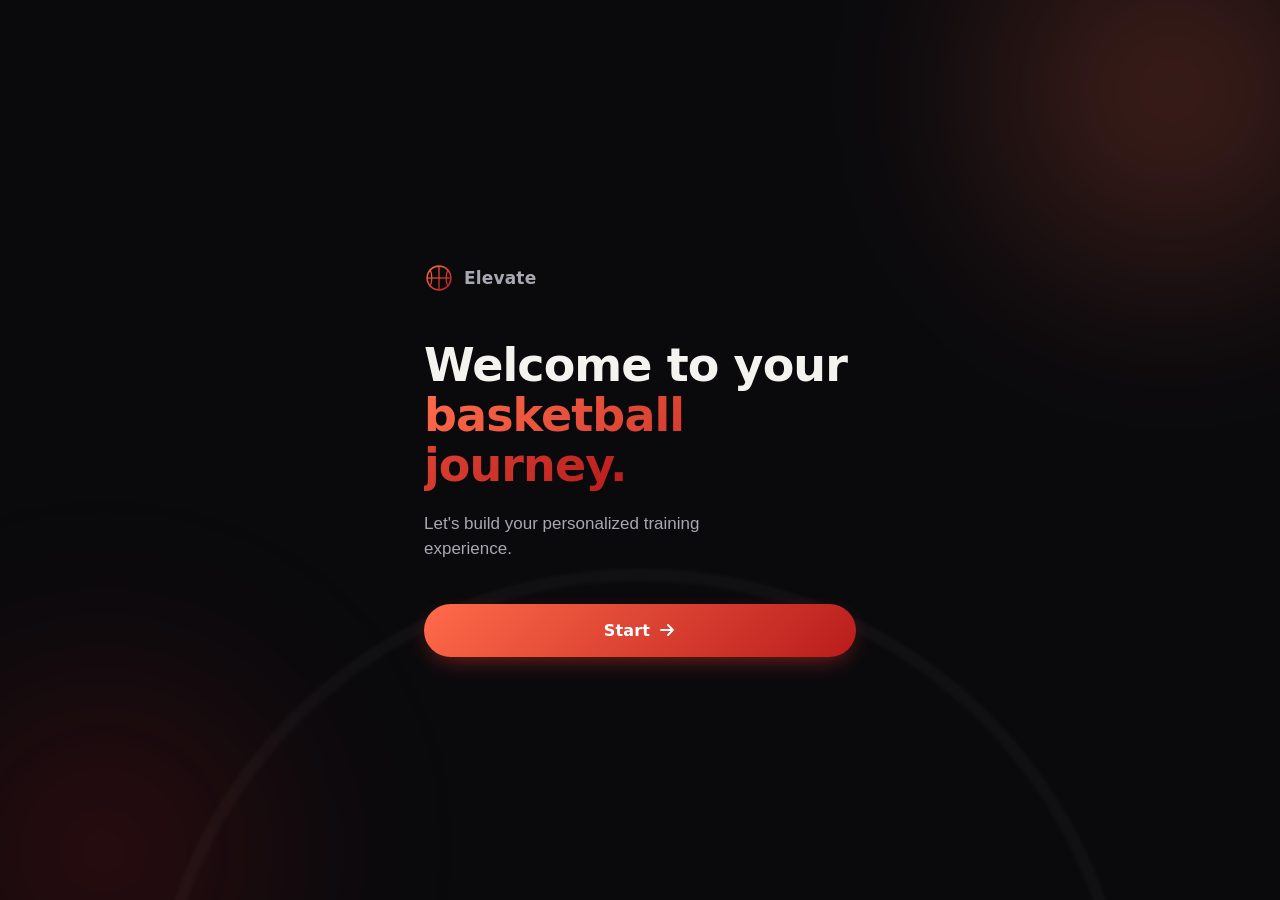
<file: index.html>
<!DOCTYPE html>
<html lang="en">
<head>
  <meta charset="UTF-8" />
  <meta name="viewport" content="width=device-width, initial-scale=1.0, viewport-fit=cover, maximum-scale=1" />
  <title>Elevate</title>
  <meta name="description" content="Build your personalized basketball training profile." />
  <!-- PWA -->
  <meta name="theme-color" content="#0A0A0D" />
  <meta name="apple-mobile-web-app-capable" content="yes" />
  <meta name="apple-mobile-web-app-status-bar-style" content="black-translucent" />
  <meta name="apple-mobile-web-app-title" content="Elevate" />
  <link rel="manifest" href="onboarding/manifest.json" />
  <link rel="apple-touch-icon" href="onboarding/icon-192.png" />
  <link rel="icon" href="onboarding/icon-192.png" />

  <link rel="stylesheet" href="onboarding/styles.css" />
  <script defer src="https://cloud.umami.is/script.js" data-website-id="6bcb85d3-9731-4675-a4c1-59ea0014a3fa"></script>
</head>
<body>

  <!-- Ambient animated gradient backdrop, sits behind everything -->
  <div class="backdrop" aria-hidden="true">
    <div class="glow glow--one"></div>
    <div class="glow glow--two"></div>
    <div class="court-lines"></div>
  </div>

  <!-- Initial load animation -->
  <div id="loader" class="loader" role="status" aria-label="Loading">
    <svg class="loader__ball" viewBox="0 0 48 48" fill="none" xmlns="http://www.w3.org/2000/svg">
      <circle cx="24" cy="24" r="20" stroke="url(#loaderGrad)" stroke-width="3"/>
      <path d="M4 24H44" stroke="url(#loaderGrad)" stroke-width="2.5"/>
      <path d="M24 4V44" stroke="url(#loaderGrad)" stroke-width="2.5"/>
      <path d="M8 10C13 15 13 33 8 38" stroke="url(#loaderGrad)" stroke-width="2.5"/>
      <path d="M40 10C35 15 35 33 40 38" stroke="url(#loaderGrad)" stroke-width="2.5"/>
      <defs>
        <linearGradient id="loaderGrad" x1="4" y1="4" x2="44" y2="44" gradientUnits="userSpaceOnUse">
          <stop stop-color="#FF6B4A"/>
          <stop offset="1" stop-color="#B91C1C"/>
        </linearGradient>
      </defs>
    </svg>
  </div>

  <main id="app" class="app" aria-live="polite">

    <!-- ============ SCREEN: WELCOME (root landing page) ============ -->
    <section id="screen-welcome" class="screen screen--welcome is-active" data-screen>
      <div class="screen__inner">
      <div class="welcome__content">
        <div class="brand">
          <span class="brand__mark" aria-hidden="true">
            <svg viewBox="0 0 48 48" fill="none" xmlns="http://www.w3.org/2000/svg">
              <circle cx="24" cy="24" r="19" stroke="url(#brandGrad)" stroke-width="2.5"/>
              <path d="M5 24H43" stroke="url(#brandGrad)" stroke-width="2"/>
              <path d="M24 5V43" stroke="url(#brandGrad)" stroke-width="2"/>
              <path d="M9 10.5C13.5 15.5 13.5 32.5 9 37.5" stroke="url(#brandGrad)" stroke-width="2"/>
              <path d="M39 10.5C34.5 15.5 34.5 32.5 39 37.5" stroke="url(#brandGrad)" stroke-width="2"/>
              <defs>
                <linearGradient id="brandGrad" x1="5" y1="5" x2="43" y2="43" gradientUnits="userSpaceOnUse">
                  <stop stop-color="#FF6B4A"/>
                  <stop offset="1" stop-color="#B91C1C"/>
                </linearGradient>
              </defs>
            </svg>
          </span>
          <span class="brand__name">Elevate</span>
        </div>

        <h1 class="welcome__title" tabindex="-1">
          Welcome to your<br /><span class="text-gradient">basketball journey.</span>
        </h1>
        <p class="welcome__subtitle">
          Let's build your personalized training experience.
        </p>

        <button id="btn-start" class="btn btn--primary btn--large" type="button">
          <span>Start</span>
          <svg width="18" height="18" viewBox="0 0 18 18" fill="none" aria-hidden="true">
            <path d="M3 9H15M15 9L10 4M15 9L10 14" stroke="currentColor" stroke-width="1.8" stroke-linecap="round" stroke-linejoin="round"/>
          </svg>
        </button>
      </div>
      </div>
    </section>

  </main>

  <script>
    // Root landing page: Start simply routes into the onboarding flow.
    // Loader is hidden once the page is ready, then Start navigates to /onboarding.
    document.addEventListener('DOMContentLoaded', () => {
      const loader = document.getElementById('loader');
      if (loader) {
        requestAnimationFrame(() => loader.classList.add('is-hidden'));
        setTimeout(() => loader.remove(), 500);
      }

      const btnStart = document.getElementById('btn-start');
      if (btnStart) {
        btnStart.addEventListener('click', () => {
          window.location.href = '/onboarding';
        });
      }
    });
  </script>
</body>
</html>
</file>
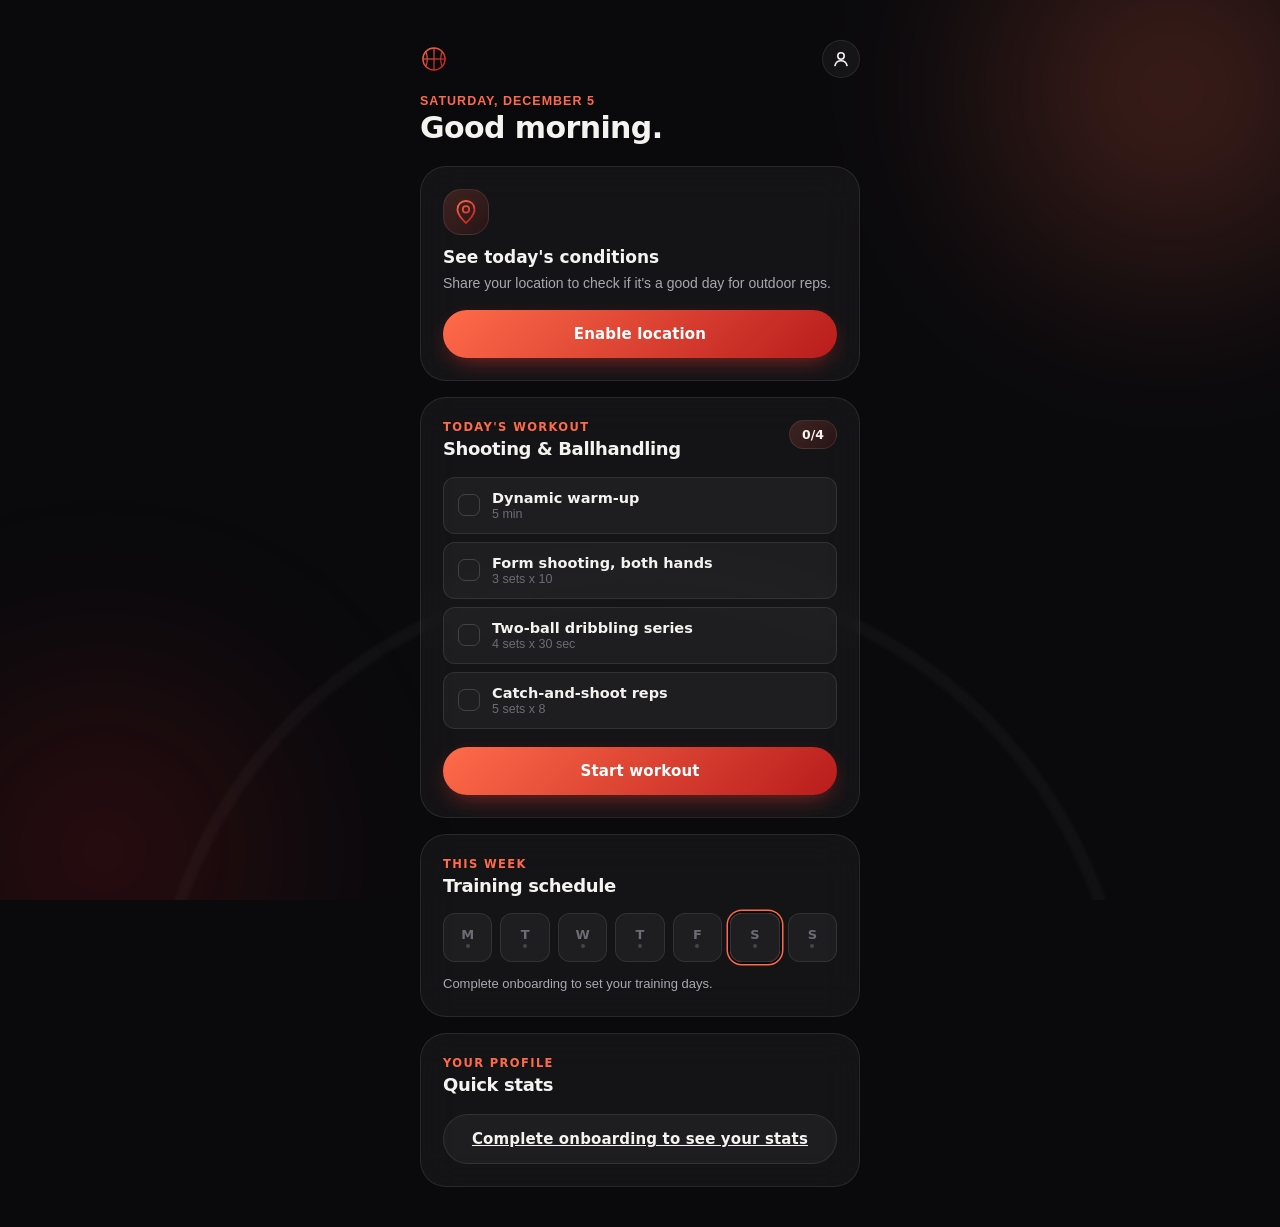
<file: dashboard/index.html>
<!DOCTYPE html>
<html lang="en">
<head>
  <meta charset="UTF-8" />
  <meta name="viewport" content="width=device-width, initial-scale=1.0, viewport-fit=cover, maximum-scale=1" />
  <title>Elevate — Dashboard</title>
  <meta name="description" content="Your basketball training dashboard." />

  <meta name="theme-color" content="#0A0A0D" />
  <meta name="apple-mobile-web-app-capable" content="yes" />
  <meta name="apple-mobile-web-app-status-bar-style" content="black-translucent" />
  <meta name="apple-mobile-web-app-title" content="ShotForm" />
  <link rel="apple-touch-icon" href="assets/icon-192.png" />
  <link rel="icon" href="assets/icon-192.png" />

  <link rel="stylesheet" href="styles.css" />
</head>
<body>

  <!-- Ambient animated gradient backdrop, sits behind everything -->
  <div class="backdrop" aria-hidden="true">
    <div class="glow glow--one"></div>
    <div class="glow glow--two"></div>
    <div class="court-lines"></div>
  </div>

  <main id="app" class="dashboard">

    <!-- ============ HEADER ============ -->
    <header class="dash-header">
      <div class="dash-header__top">
        <span class="brand__mark" aria-hidden="true">
          <svg viewBox="0 0 48 48" fill="none" xmlns="http://www.w3.org/2000/svg">
            <circle cx="24" cy="24" r="19" stroke="url(#brandGrad)" stroke-width="2.5"/>
            <path d="M5 24H43" stroke="url(#brandGrad)" stroke-width="2"/>
            <path d="M24 5V43" stroke="url(#brandGrad)" stroke-width="2"/>
            <path d="M9 10.5C13.5 15.5 13.5 32.5 9 37.5" stroke="url(#brandGrad)" stroke-width="2"/>
            <path d="M39 10.5C34.5 15.5 34.5 32.5 39 37.5" stroke="url(#brandGrad)" stroke-width="2"/>
            <defs>
              <linearGradient id="brandGrad" x1="5" y1="5" x2="43" y2="43" gradientUnits="userSpaceOnUse">
                <stop stop-color="#FF6B4A"/>
                <stop offset="1" stop-color="#B91C1C"/>
              </linearGradient>
            </defs>
          </svg>
        </span>
        <button id="btn-profile" class="icon-btn" type="button" aria-label="Profile">
          <svg width="18" height="18" viewBox="0 0 18 18" fill="none" aria-hidden="true">
            <circle cx="9" cy="6" r="3.2" stroke="currentColor" stroke-width="1.6"/>
            <path d="M3 15.5C3.8 12.4 6.1 10.8 9 10.8C11.9 10.8 14.2 12.4 15 15.5" stroke="currentColor" stroke-width="1.6" stroke-linecap="round"/>
          </svg>
        </button>
      </div>

      <p id="dash-date" class="dash-header__date"></p>
      <h1 id="dash-greeting" class="dash-header__greeting">Hey there.</h1>
    </header>

    <!-- ============ WEATHER CARD ============ -->
    <section class="card card--weather" id="weather-card" data-state="prompt">

      <!-- state: prompt (no location yet) -->
      <div class="weather__prompt" data-weather-view="prompt">
        <div class="weather__prompt-icon" aria-hidden="true">
          <svg width="26" height="26" viewBox="0 0 26 26" fill="none">
            <path d="M13 2C8 2 4.5 5.7 4.5 10.4C4.5 16.6 13 24 13 24C13 24 21.5 16.6 21.5 10.4C21.5 5.7 18 2 13 2Z" stroke="url(#pinGrad)" stroke-width="1.8" stroke-linejoin="round"/>
            <circle cx="13" cy="10.4" r="3.2" stroke="url(#pinGrad)" stroke-width="1.8"/>
            <defs>
              <linearGradient id="pinGrad" x1="4.5" y1="2" x2="21.5" y2="24" gradientUnits="userSpaceOnUse">
                <stop stop-color="#FF6B4A"/>
                <stop offset="1" stop-color="#B91C1C"/>
              </linearGradient>
            </defs>
          </svg>
        </div>
        <p class="weather__prompt-title">See today's conditions</p>
        <p class="weather__prompt-copy">Share your location to check if it's a good day for outdoor reps.</p>
        <button id="btn-enable-location" class="btn btn--primary btn--full" type="button">
          <span>Enable location</span>
        </button>
      </div>

      <!-- state: loading -->
      <div class="weather__loading" data-weather-view="loading" hidden>
        <div class="weather__spinner" aria-hidden="true"></div>
        <p>Finding your weather…</p>
      </div>

      <!-- state: error -->
      <div class="weather__error" data-weather-view="error" hidden>
        <p class="weather__error-title">Couldn't get your location</p>
        <p class="weather__error-copy" id="weather-error-copy">Check your browser's location permission and try again.</p>
        <button id="btn-retry-location" class="btn btn--ghost btn--full" type="button">
          <span>Try again</span>
        </button>
      </div>

      <!-- state: ready -->
      <div class="weather__ready" data-weather-view="ready" hidden>
        <div class="weather__ready-top">
          <div>
            <p class="weather__place" id="weather-place">—</p>
            <p class="weather__updated" id="weather-updated">Updated just now</p>
          </div>
          <button id="btn-refresh-weather" class="icon-btn icon-btn--sm" type="button" aria-label="Refresh weather">
            <svg width="15" height="15" viewBox="0 0 15 15" fill="none" aria-hidden="true">
              <path d="M13 7.5A5.5 5.5 0 1 1 11.6 3.9M13 1.5V5H9.6" stroke="currentColor" stroke-width="1.4" stroke-linecap="round" stroke-linejoin="round"/>
            </svg>
          </button>
        </div>

        <div class="weather__main">
          <div class="weather__icon" id="weather-icon" aria-hidden="true"></div>
          <div class="weather__temp-block">
            <span class="weather__temp" id="weather-temp">--°</span>
            <span class="weather__condition" id="weather-condition">—</span>
          </div>
        </div>

        <div class="weather__stats">
          <div class="weather__stat">
            <span class="weather__stat-label">High</span>
            <span class="weather__stat-value" id="weather-high">--°</span>
          </div>
          <div class="weather__stat">
            <span class="weather__stat-label">Low</span>
            <span class="weather__stat-value" id="weather-low">--°</span>
          </div>
          <div class="weather__stat">
            <span class="weather__stat-label">Wind</span>
            <span class="weather__stat-value" id="weather-wind">-- mph</span>
          </div>
        </div>

        <p class="weather__note" id="weather-note"></p>
      </div>
    </section>

    <!-- ============ TODAY'S WORKOUT ============ -->
    <section class="card card--workout">
      <div class="card__header">
        <div>
          <p class="card__eyebrow">Today's workout</p>
          <h2 class="card__title" id="workout-title">Shooting &amp; Ballhandling</h2>
        </div>
        <span class="card__badge" id="workout-progress-badge">0/4</span>
      </div>

      <ul class="workout-list" id="workout-list">
        <!-- populated by script.js -->
      </ul>

      <button class="btn btn--primary btn--full" id="btn-start-workout" type="button">
        <span>Start workout</span>
      </button>
    </section>

    <!-- ============ THIS WEEK'S SCHEDULE ============ -->
    <section class="card card--schedule">
      <div class="card__header">
        <div>
          <p class="card__eyebrow">This week</p>
          <h2 class="card__title">Training schedule</h2>
        </div>
      </div>

      <div class="schedule-grid" id="schedule-grid">
        <!-- populated by script.js -->
      </div>

      <p class="schedule-note" id="schedule-note"></p>
    </section>

    <!-- ============ QUICK STATS ============ -->
    <section class="card card--stats">
      <div class="card__header">
        <div>
          <p class="card__eyebrow">Your profile</p>
          <h2 class="card__title">Quick stats</h2>
        </div>
      </div>

      <div class="stats-grid" id="stats-grid">
        <!-- populated by script.js -->
      </div>
    </section>

  </main>

  <script src="script.js"></script>
</body>
</html>
</file>
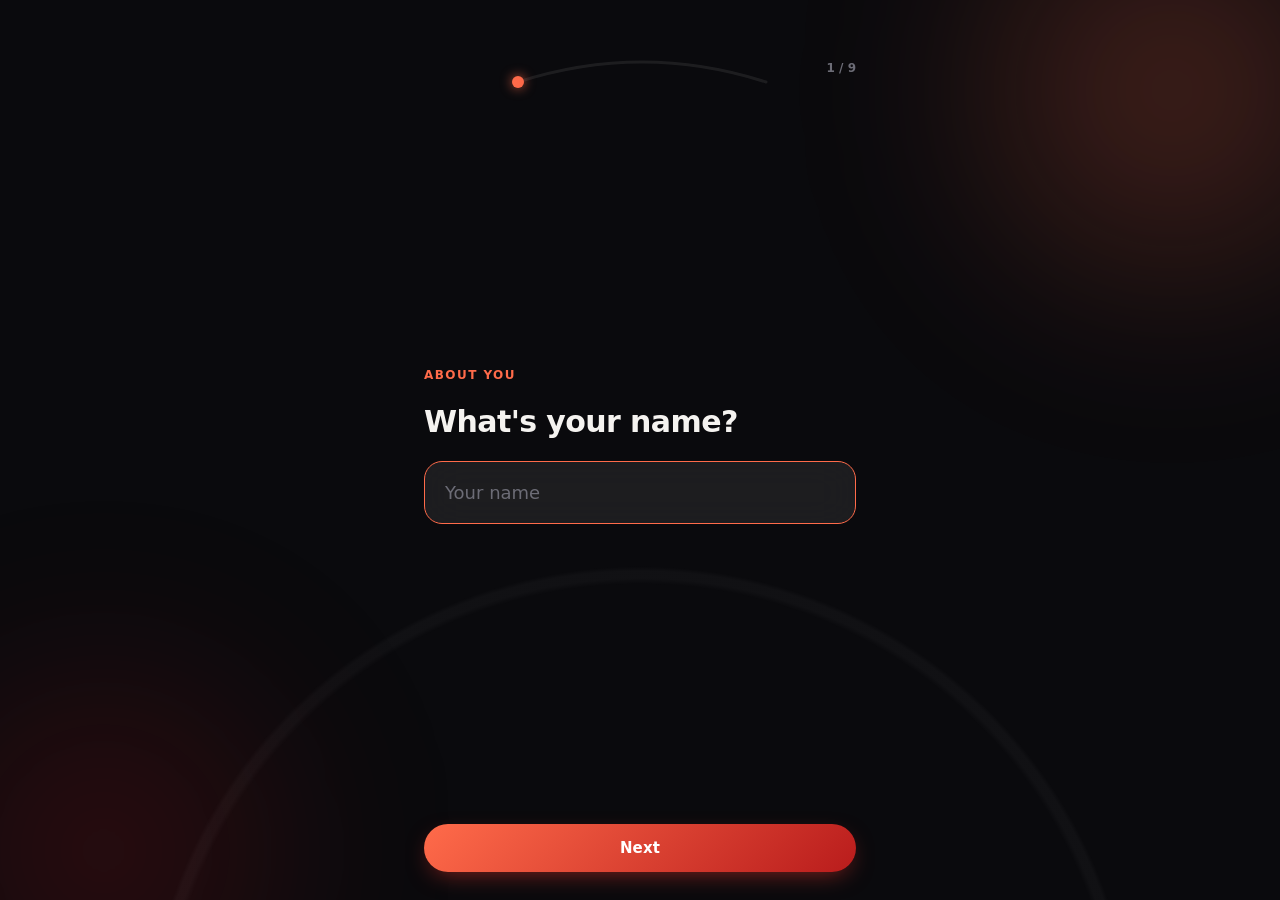
<file: onboarding/index.html>
<!DOCTYPE html>
<html lang="en">
<head>
  <meta charset="UTF-8" />
  <meta name="viewport" content="width=device-width, initial-scale=1.0, viewport-fit=cover, maximum-scale=1" />
  <title>Elevate - Onboarding</title>
  <meta name="description" content="Build your personalized basketball training profile." />
  <!-- PWA -->
  <meta name="theme-color" content="#0A0A0D" />
  <meta name="apple-mobile-web-app-capable" content="yes" />
  <meta name="apple-mobile-web-app-status-bar-style" content="black-translucent" />
  <meta name="apple-mobile-web-app-title" content="Elevate" />
  <link rel="manifest" href="manifest.json" />
  <link rel="apple-touch-icon" href="icon-192.png" />
  <link rel="icon" href="icon-192.png" />

  <link rel="stylesheet" href="styles.css" />
  <script defer src="https://cloud.umami.is/script.js" data-website-id="6bcb85d3-9731-4675-a4c1-59ea0014a3fa"></script>

</head>
<body>

  <!-- Ambient animated gradient backdrop, sits behind everything -->
  <div class="backdrop" aria-hidden="true">
    <div class="glow glow--one"></div>
    <div class="glow glow--two"></div>
    <div class="court-lines"></div>
  </div>

  <!-- Initial load animation -->
  <div id="loader" class="loader" role="status" aria-label="Loading">
    <svg class="loader__ball" viewBox="0 0 48 48" fill="none" xmlns="http://www.w3.org/2000/svg">
      <circle cx="24" cy="24" r="20" stroke="url(#loaderGrad)" stroke-width="3"/>
      <path d="M4 24H44" stroke="url(#loaderGrad)" stroke-width="2.5"/>
      <path d="M24 4V44" stroke="url(#loaderGrad)" stroke-width="2.5"/>
      <path d="M8 10C13 15 13 33 8 38" stroke="url(#loaderGrad)" stroke-width="2.5"/>
      <path d="M40 10C35 15 35 33 40 38" stroke="url(#loaderGrad)" stroke-width="2.5"/>
      <defs>
        <linearGradient id="loaderGrad" x1="4" y1="4" x2="44" y2="44" gradientUnits="userSpaceOnUse">
          <stop stop-color="#FF6B4A"/>
          <stop offset="1" stop-color="#B91C1C"/>
        </linearGradient>
      </defs>
    </svg>
  </div>

  <main id="app" class="app" aria-live="polite">

    <!-- ============ SCREEN: QUIZ (now the entry screen for /onboarding) ============ -->
    <section id="screen-quiz" class="screen screen--quiz is-active" data-screen>
      <div class="screen__inner">

      <header class="quiz__header">
        <button id="btn-back" class="icon-btn" type="button" aria-label="Go back">
          <svg width="20" height="20" viewBox="0 0 20 20" fill="none" aria-hidden="true">
            <path d="M12.5 15.5L6.5 10L12.5 4.5" stroke="currentColor" stroke-width="1.8" stroke-linecap="round" stroke-linejoin="round"/>
          </svg>
        </button>

        <!-- Signature progress element: shot-arc trajectory that fills as you advance -->
        <div class="arc-progress" aria-hidden="true">
          <svg viewBox="0 0 260 40" class="arc-progress__svg">
            <path id="arcTrack" d="M6 34 Q130 -6 254 34" fill="none" stroke="rgba(255,255,255,0.08)" stroke-width="3" stroke-linecap="round"/>
            <path id="arcFill" d="M6 34 Q130 -6 254 34" fill="none" stroke="url(#arcGrad)" stroke-width="3" stroke-linecap="round"/>
            <circle id="arcBall" r="6" fill="url(#arcGrad)"/>
            <defs>
              <linearGradient id="arcGrad" x1="0" y1="0" x2="260" y2="0" gradientUnits="userSpaceOnUse">
                <stop stop-color="#FF6B4A"/>
                <stop offset="1" stop-color="#B91C1C"/>
              </linearGradient>
            </defs>
          </svg>
        </div>

        <span id="progress-label" class="quiz__step-label">1 / 9</span>
      </header>

      <div id="quiz-body" class="quiz__body">
        <!-- Questions are rendered here by script.js -->
      </div>

      <footer class="quiz__footer">
        <p id="error-message" class="error-message" role="alert" hidden></p>
        <button id="btn-next" class="btn btn--primary btn--full" type="button">
          <span>Next</span>
        </button>
      </footer>
      </div>
    </section>

    <!-- ============ SCREEN: COMPLETE ============ -->
    <section id="screen-complete" class="screen screen--complete" data-screen hidden>
      <div class="complete__glow" aria-hidden="true"></div>
      <canvas id="confetti-canvas" class="confetti-canvas" aria-hidden="true"></canvas>

      <div class="screen__inner screen__inner--center">
      <div class="complete__content">
        <div class="check-wrap">
          <svg class="check-svg" viewBox="0 0 80 80" fill="none" xmlns="http://www.w3.org/2000/svg">
            <circle class="check-circle" cx="40" cy="40" r="36" stroke="url(#checkGrad)" stroke-width="3"/>
            <path class="check-mark" d="M24 41L35 52L57 29" stroke="url(#checkGrad)" stroke-width="4" stroke-linecap="round" stroke-linejoin="round"/>
            <defs>
              <linearGradient id="checkGrad" x1="4" y1="4" x2="76" y2="76" gradientUnits="userSpaceOnUse">
                <stop stop-color="#FF6B4A"/>
                <stop offset="1" stop-color="#B91C1C"/>
              </linearGradient>
            </defs>
          </svg>
        </div>

        <h1 class="complete__title" tabindex="-1">Answers Collected!</h1>
        <p class="complete__subtitle">Your basketball profile has been created.</p>

        <div id="profile-summary" class="profile-summary"></div>
      </div>
      </div>
    </section>

  </main>

  <script src="script.js"></script>
</body>
</html>
</file>
<file: onboarding/styles.css>
/* ==========================================================================
   SHOTFORM — DESIGN TOKENS
   ========================================================================== */
:root {
  /* Color */
  --bg: #0A0A0D;
  --bg-elevated: #131316;
  --surface: rgba(255, 255, 255, 0.045);
  --surface-strong: rgba(255, 255, 255, 0.08);
  --border: rgba(255, 255, 255, 0.09);
  --border-strong: rgba(255, 255, 255, 0.16);

  --ember: #FF6B4A;
  --ember-deep: #B91C1C;
  --ember-bright: #FF3B30;
  --court: #E8A33D;

  --text-primary: #F5F3F0;
  --text-secondary: #A8A8B3;
  --text-tertiary: #6C6C76;

  --danger: #FF6B6B;
  --success: #3DDC97;

  --grad-ember: linear-gradient(135deg, var(--ember) 0%, var(--ember-deep) 100%);
  --grad-ember-soft: linear-gradient(135deg, rgba(255,107,74,0.18) 0%, rgba(185,28,28,0.12) 100%);

  /* Type */
  --font-display: "Sora", "Avenir Next", "Segoe UI", system-ui, -apple-system, sans-serif;
  --font-body: -apple-system, BlinkMacSystemFont, "Segoe UI", Roboto, Helvetica, Arial, sans-serif;

  /* Layout */
  --radius-sm: 12px;
  --radius-md: 18px;
  --radius-lg: 26px;
  --radius-full: 999px;
  --max-width: 480px;

  /* Motion */
  --ease-out: cubic-bezier(0.16, 1, 0.3, 1);
  --ease-in-out: cubic-bezier(0.65, 0, 0.35, 1);
  --dur-fast: 180ms;
  --dur-med: 360ms;
  --dur-slow: 620ms;
}

@font-face {
  font-family: "Sora";
  src: local("Sora");
  font-display: swap;
}

/* ==========================================================================
   RESET
   ========================================================================== */
* { margin: 0; padding: 0; box-sizing: border-box; -webkit-tap-highlight-color: transparent; }

html, body {
  height: 100%;
  overflow: hidden;
  overscroll-behavior: none;
}

body {
  background: var(--bg);
  color: var(--text-primary);
  font-family: var(--font-body);
  height: 100vh;
  height: 100dvh;
  -webkit-font-smoothing: antialiased;
  text-rendering: optimizeLegibility;
}

button {
  font-family: inherit;
  border: none;
  background: none;
  color: inherit;
  cursor: pointer;
}

input, select, textarea {
  font-family: inherit;
  color: inherit;
}

h1, h2, h3 { font-family: var(--font-display); font-weight: 700; letter-spacing: -0.02em; }

::selection { background: var(--ember); color: #fff; }

:focus-visible {
  outline: 2px solid var(--ember);
  outline-offset: 3px;
  border-radius: 8px;
}

/* ==========================================================================
   AMBIENT BACKDROP
   ========================================================================== */
.backdrop {
  position: fixed;
  inset: 0;
  z-index: 0;
  overflow: hidden;
  pointer-events: none;
}

.glow {
  position: absolute;
  border-radius: 50%;
  filter: blur(90px);
  opacity: 0.55;
  will-change: transform;
}

.glow--one {
  width: 60vh;
  height: 60vh;
  top: -20vh;
  right: -18vh;
  background: radial-gradient(circle, rgba(255,107,74,0.55) 0%, rgba(255,107,74,0) 70%);
  animation: drift-one 16s var(--ease-in-out) infinite alternate;
}

.glow--two {
  width: 55vh;
  height: 55vh;
  bottom: -22vh;
  left: -16vh;
  background: radial-gradient(circle, rgba(185,28,28,0.5) 0%, rgba(185,28,28,0) 70%);
  animation: drift-two 19s var(--ease-in-out) infinite alternate;
}

@keyframes drift-one {
  from { transform: translate(0, 0) scale(1); }
  to   { transform: translate(-6%, 8%) scale(1.12); }
}
@keyframes drift-two {
  from { transform: translate(0, 0) scale(1); }
  to   { transform: translate(8%, -6%) scale(1.08); }
}

/* faint court arc line etched into the backdrop, for texture */
.court-lines {
  position: absolute;
  inset: 0;
  background:
    radial-gradient(circle at 50% 118%, transparent 0%, transparent 38.5%, rgba(255,255,255,0.05) 39%, rgba(255,255,255,0.05) 39.6%, transparent 40%);
  opacity: 0.6;
}

@media (prefers-reduced-motion: reduce) {
  .glow--one, .glow--two { animation: none; }
}

/* ==========================================================================
   LOADER
   ========================================================================== */
.loader {
  position: fixed;
  inset: 0;
  z-index: 100;
  display: flex;
  align-items: center;
  justify-content: center;
  background: var(--bg);
  transition: opacity var(--dur-slow) var(--ease-out), visibility var(--dur-slow);
}

.loader.is-hidden {
  opacity: 0;
  visibility: hidden;
  pointer-events: none;
}

.loader__ball {
  width: 44px;
  height: 44px;
  animation: spin-bounce 1.1s var(--ease-in-out) infinite;
}

@keyframes spin-bounce {
  0%   { transform: rotate(0deg) scale(1); }
  50%  { transform: rotate(180deg) scale(0.85); }
  100% { transform: rotate(360deg) scale(1); }
}

/* ==========================================================================
   APP SHELL / SCREENS
   ========================================================================== */
.app {
  position: fixed;
  inset: 0;
  z-index: 1;
  overflow: hidden;
}

/* Each screen is a discrete, full-viewport page. Only the active one is
   interactive; screens crossfade/slide between one another rather than the
   document scrolling from one to the next. If a screen's own content is
   taller than the viewport, that screen scrolls internally. */
.screen {
  position: absolute;
  inset: 0;
  overflow-y: auto;
  -webkit-overflow-scrolling: touch;
  display: flex;
  flex-direction: column;
  padding: max(28px, env(safe-area-inset-top)) 0 max(28px, env(safe-area-inset-bottom));
  opacity: 0;
  visibility: hidden;
  pointer-events: none;
}

.screen.is-active {
  opacity: 1;
  visibility: visible;
  pointer-events: auto;
}

.screen.is-page-entering { animation: page-in var(--dur-slow) var(--ease-out) forwards; }
.screen.is-page-leaving { animation: page-out var(--dur-med) var(--ease-in-out) forwards; pointer-events: none; }

@keyframes page-in {
  from { opacity: 0; transform: translateY(16px) scale(0.99); }
  to   { opacity: 1; transform: translateY(0) scale(1); }
}
@keyframes page-out {
  from { opacity: 1; transform: translateY(0) scale(1); }
  to   { opacity: 0; transform: translateY(-12px) scale(0.99); }
}

/* Centered, max-width column that holds each screen's actual content.
   Kept separate from .screen so full-bleed decoration (confetti canvas,
   completion glow) can still span the entire screen. */
.screen__inner {
  flex: 1;
  display: flex;
  flex-direction: column;
  width: 100%;
  max-width: var(--max-width);
  min-height: 100%;
  margin: 0 auto;
  padding: 0 24px;
}

.screen__inner--center {
  justify-content: center;
  align-items: center;
  text-align: center;
}

/* ==========================================================================
   WELCOME SCREEN
   ========================================================================== */
.screen--welcome .screen__inner {
  justify-content: center;
  align-items: stretch;
}

.welcome__content {
  display: flex;
  flex-direction: column;
  align-items: flex-start;
  gap: 18px;
}

.brand {
  display: flex;
  align-items: center;
  gap: 10px;
  margin-bottom: 28px;
  opacity: 0;
  animation: fade-in-up var(--dur-slow) var(--ease-out) 80ms forwards;
}

.brand__mark { width: 30px; height: 30px; display: block; }
.brand__mark svg { width: 100%; height: 100%; }

.brand__name {
  font-family: var(--font-display);
  font-weight: 700;
  font-size: 17px;
  letter-spacing: 0.01em;
  color: var(--text-secondary);
}

.welcome__title {
  font-size: clamp(34px, 9vw, 46px);
  line-height: 1.08;
  opacity: 0;
  animation: fade-in-up var(--dur-slow) var(--ease-out) 220ms forwards;
}

.text-gradient {
  background: var(--grad-ember);
  -webkit-background-clip: text;
  background-clip: text;
  color: transparent;
}

.welcome__subtitle {
  font-size: 17px;
  line-height: 1.5;
  color: var(--text-secondary);
  max-width: 34ch;
  opacity: 0;
  animation: fade-in-up var(--dur-slow) var(--ease-out) 380ms forwards;
}

.welcome__content .btn--large {
  margin-top: 22px;
  opacity: 0;
  animation: slide-up-in var(--dur-slow) var(--ease-out) 560ms forwards;
}

@keyframes fade-in-up {
  from { opacity: 0; transform: translateY(14px); }
  to   { opacity: 1; transform: translateY(0); }
}

@keyframes slide-up-in {
  from { opacity: 0; transform: translateY(28px); }
  to   { opacity: 1; transform: translateY(0); }
}

/* ==========================================================================
   BUTTONS
   ========================================================================== */
.btn {
  display: inline-flex;
  align-items: center;
  justify-content: center;
  gap: 8px;
  font-family: var(--font-display);
  font-weight: 600;
  font-size: 15px;
  letter-spacing: 0.01em;
  padding: 15px 22px;
  border-radius: var(--radius-full);
  transition: transform var(--dur-fast) var(--ease-out), box-shadow var(--dur-fast) var(--ease-out), opacity var(--dur-fast);
  user-select: none;
  -webkit-user-select: none;
}

.btn:active { transform: scale(0.96); }

.btn--primary {
  background: var(--grad-ember);
  color: #fff;
  box-shadow: 0 8px 24px -8px rgba(255, 59, 48, 0.55);
}

.btn--primary:hover { box-shadow: 0 10px 30px -6px rgba(255, 59, 48, 0.7); }

.btn--primary:disabled {
  opacity: 0.4;
  box-shadow: none;
  pointer-events: none;
}

.btn--large { width: 100%; padding: 17px 24px; font-size: 16px; }
.btn--full { width: 100%; }

.icon-btn {
  width: 38px;
  height: 38px;
  border-radius: var(--radius-full);
  background: var(--surface);
  border: 1px solid var(--border);
  display: flex;
  align-items: center;
  justify-content: center;
  color: var(--text-primary);
  transition: background var(--dur-fast), transform var(--dur-fast), opacity var(--dur-fast);
  flex-shrink: 0;
}

.icon-btn:active { transform: scale(0.9); }
.icon-btn:hover { background: var(--surface-strong); }

.icon-btn:disabled { opacity: 0; pointer-events: none; }

/* ==========================================================================
   QUIZ HEADER + SIGNATURE ARC PROGRESS
   ========================================================================== */
.quiz__header {
  display: flex;
  align-items: center;
  gap: 14px;
  margin-bottom: 8px;
}

.arc-progress { flex: 1; height: 40px; }
.arc-progress__svg { width: 100%; height: 100%; overflow: visible; }

#arcFill {
  stroke-dasharray: 300;
  stroke-dashoffset: 300;
  transition: stroke-dashoffset var(--dur-slow) var(--ease-in-out);
}

#arcBall {
  transition: transform var(--dur-slow) var(--ease-in-out);
  filter: drop-shadow(0 0 6px rgba(255, 107, 74, 0.8));
}

.quiz__step-label {
  font-family: var(--font-display);
  font-size: 12px;
  font-weight: 600;
  color: var(--text-tertiary);
  white-space: nowrap;
  min-width: 34px;
  text-align: right;
}

/* ==========================================================================
   QUIZ BODY / QUESTIONS
   ========================================================================== */
.quiz__body {
  flex: 1;
  display: flex;
  flex-direction: column;
  justify-content: center;
  padding: 20px 0 40px;
  position: relative;
}

.question {
  display: flex;
  flex-direction: column;
  gap: 22px;
}

.question.is-entering { animation: q-in var(--dur-med) var(--ease-out) forwards; }
.question.is-leaving-back { animation: q-out-right var(--dur-fast) var(--ease-in-out) forwards; }
.question.is-leaving-forward { animation: q-out-left var(--dur-fast) var(--ease-in-out) forwards; }
.question.is-entering-back { animation: q-in-back var(--dur-med) var(--ease-out) forwards; }

@keyframes q-in {
  from { opacity: 0; transform: translateX(28px); }
  to   { opacity: 1; transform: translateX(0); }
}
@keyframes q-in-back {
  from { opacity: 0; transform: translateX(-28px); }
  to   { opacity: 1; transform: translateX(0); }
}
@keyframes q-out-left {
  from { opacity: 1; transform: translateX(0); }
  to   { opacity: 0; transform: translateX(-28px); }
}
@keyframes q-out-right {
  from { opacity: 1; transform: translateX(0); }
  to   { opacity: 0; transform: translateX(28px); }
}

.question__eyebrow {
  font-family: var(--font-display);
  font-size: 12px;
  font-weight: 700;
  letter-spacing: 0.12em;
  text-transform: uppercase;
  color: var(--ember);
}

.question__title {
  font-size: clamp(24px, 6.5vw, 30px);
  line-height: 1.18;
}

.question__hint {
  font-size: 14px;
  color: var(--text-tertiary);
  margin-top: -12px;
}

/* ==========================================================================
   GLASS INPUT CARDS
   ========================================================================== */
.field {
  background: var(--surface);
  border: 1px solid var(--border);
  backdrop-filter: blur(20px);
  -webkit-backdrop-filter: blur(20px);
  border-radius: var(--radius-md);
  padding: 4px;
  transition: border-color var(--dur-fast), background var(--dur-fast);
}

.field:focus-within {
  border-color: var(--ember);
  background: var(--surface-strong);
}

.field input[type="text"],
.field input[type="number"] {
  width: 100%;
  background: transparent;
  border: none;
  outline: none;
  padding: 16px 16px;
  font-size: 18px;
  font-family: var(--font-display);
  font-weight: 600;
  color: var(--text-primary);
}

.field input::placeholder { color: var(--text-tertiary); font-weight: 500; }

/* Compound field (height ft/in, weight number+unit) */
.field-row { display: flex; gap: 12px; }
.field-row .field { flex: 1; }

.field-row .field input { text-align: center; }

.field__suffix {
  display: flex;
  align-items: center;
  justify-content: center;
  color: var(--text-tertiary);
  font-size: 13px;
  padding-right: 14px;
  font-weight: 600;
}

.field--with-suffix { display: flex; align-items: center; }
.field--with-suffix input { flex: 1; }

/* Unit toggle (lbs / kg) */
.toggle-group {
  display: flex;
  background: var(--surface);
  border: 1px solid var(--border);
  border-radius: var(--radius-full);
  padding: 4px;
  gap: 4px;
}

.toggle-group__opt {
  flex: 1;
  text-align: center;
  padding: 10px 14px;
  border-radius: var(--radius-full);
  font-size: 14px;
  font-weight: 600;
  font-family: var(--font-display);
  color: var(--text-secondary);
  transition: background var(--dur-fast), color var(--dur-fast);
}

.toggle-group__opt.is-active {
  background: var(--grad-ember);
  color: #fff;
}

/* ==========================================================================
   SLIDER FIELD (e.g. age)
   ========================================================================== */
.slider-field {
  display: flex;
  flex-direction: column;
  gap: 8px;
  padding: 6px 2px 2px;
}

.slider-field__value {
  font-family: var(--font-display);
  font-weight: 700;
  font-size: 58px;
  line-height: 1;
  text-align: center;
  background: var(--grad-ember);
  -webkit-background-clip: text;
  background-clip: text;
  color: transparent;
  transition: transform var(--dur-fast) var(--ease-out);
}

.slider-field__value.is-pulsing { transform: scale(1.1); }

.slider-field__track-wrap { padding: 18px 2px 4px; }

input[type="range"].slider {
  -webkit-appearance: none;
  appearance: none;
  width: 100%;
  height: 8px;
  border-radius: var(--radius-full);
  background: linear-gradient(
    to right,
    var(--ember) 0%,
    var(--ember) var(--fill, 50%),
    var(--surface-strong) var(--fill, 50%),
    var(--surface-strong) 100%
  );
  outline: none;
  cursor: pointer;
  touch-action: pan-y;
}

input[type="range"].slider:focus-visible {
  outline: 2px solid var(--ember);
  outline-offset: 6px;
}

input[type="range"].slider::-webkit-slider-thumb {
  -webkit-appearance: none;
  appearance: none;
  width: 30px;
  height: 30px;
  border-radius: 50%;
  background: var(--grad-ember);
  border: 3px solid var(--bg);
  box-shadow: 0 4px 16px -2px rgba(255, 59, 48, 0.65), 0 0 0 1px var(--border-strong);
  transition: transform var(--dur-fast) var(--ease-out);
}

input[type="range"].slider::-webkit-slider-thumb:active { transform: scale(1.18); }

input[type="range"].slider::-moz-range-track {
  height: 8px;
  border-radius: var(--radius-full);
  background: var(--surface-strong);
}

input[type="range"].slider::-moz-range-progress {
  height: 8px;
  border-radius: var(--radius-full);
  background: var(--grad-ember);
}

input[type="range"].slider::-moz-range-thumb {
  width: 30px;
  height: 30px;
  border-radius: 50%;
  background: var(--grad-ember);
  border: 3px solid var(--bg);
  box-shadow: 0 4px 16px -2px rgba(255, 59, 48, 0.65);
  transition: transform var(--dur-fast) var(--ease-out);
}

input[type="range"].slider::-moz-range-thumb:active { transform: scale(1.18); }

.slider-field__scale {
  display: flex;
  justify-content: space-between;
  font-size: 12px;
  font-weight: 700;
  color: var(--text-tertiary);
  font-family: var(--font-display);
  padding: 0 1px;
}

/* ==========================================================================
   OPTION GRID (single / multi select choice buttons)
   ========================================================================== */
.option-grid {
  display: grid;
  grid-template-columns: repeat(2, 1fr);
  gap: 10px;
}

.option-grid.is-list { grid-template-columns: 1fr; }

.option {
  position: relative;
  display: flex;
  align-items: center;
  justify-content: space-between;
  gap: 10px;
  background: var(--surface);
  border: 1px solid var(--border);
  backdrop-filter: blur(20px);
  -webkit-backdrop-filter: blur(20px);
  border-radius: var(--radius-sm);
  padding: 15px 16px;
  font-size: 15px;
  font-weight: 600;
  font-family: var(--font-display);
  color: var(--text-primary);
  text-align: left;
  transition: transform var(--dur-fast) var(--ease-out), border-color var(--dur-fast), background var(--dur-fast);
}

.option:active { transform: scale(0.97); }

.option.is-selected {
  border-color: var(--ember);
  background: var(--grad-ember-soft);
}

.option__check {
  width: 20px;
  height: 20px;
  border-radius: 6px;
  border: 1.5px solid var(--border-strong);
  flex-shrink: 0;
  display: flex;
  align-items: center;
  justify-content: center;
  transition: border-color var(--dur-fast), background var(--dur-fast);
}

.option.is-selected .option__check {
  background: var(--grad-ember);
  border-color: transparent;
}

.option__check svg {
  width: 12px;
  height: 12px;
  opacity: 0;
  transform: scale(0.5);
  transition: opacity var(--dur-fast), transform var(--dur-fast);
}

.option.is-selected .option__check svg { opacity: 1; transform: scale(1); }

/* radio-style circular check for single-select */
.option-grid.is-radio .option__check { border-radius: var(--radius-full); }

/* Days-of-week calendar picker */
.days-grid {
  display: grid;
  grid-template-columns: repeat(7, 1fr);
  gap: 8px;
}

.day-pill {
  aspect-ratio: 1;
  display: flex;
  align-items: center;
  justify-content: center;
  flex-direction: column;
  gap: 2px;
  background: var(--surface);
  border: 1px solid var(--border);
  border-radius: var(--radius-sm);
  font-family: var(--font-display);
  font-weight: 700;
  font-size: 13px;
  color: var(--text-secondary);
  transition: transform var(--dur-fast) var(--ease-out), border-color var(--dur-fast), background var(--dur-fast), color var(--dur-fast);
}

.day-pill:active { transform: scale(0.92); }

.day-pill.is-selected {
  background: var(--grad-ember);
  border-color: transparent;
  color: #fff;
}

.day-pill__dot {
  width: 4px;
  height: 4px;
  border-radius: 50%;
  background: currentColor;
  opacity: 0.5;
}

.day-pill.is-selected .day-pill__dot { opacity: 1; }

/* ==========================================================================
   FOOTER / ERRORS
   ========================================================================== */
.quiz__footer {
  padding-top: 8px;
  display: flex;
  flex-direction: column;
  gap: 12px;
}

.error-message {
  color: var(--danger);
  font-size: 13.5px;
  font-weight: 600;
  text-align: center;
  animation: shake 320ms var(--ease-in-out);
}

@keyframes shake {
  0%, 100% { transform: translateX(0); }
  20% { transform: translateX(-6px); }
  40% { transform: translateX(6px); }
  60% { transform: translateX(-4px); }
  80% { transform: translateX(4px); }
}

/* ==========================================================================
   COMPLETE SCREEN
   ========================================================================== */
.screen--complete {
  overflow: hidden;
}

.complete__glow {
  position: absolute;
  width: 70vh;
  height: 70vh;
  border-radius: 50%;
  background: radial-gradient(circle, rgba(255,107,74,0.35) 0%, rgba(255,107,74,0) 68%);
  filter: blur(40px);
  animation: pulse-glow 2.6s var(--ease-in-out) infinite;
  pointer-events: none;
}

@keyframes pulse-glow {
  0%, 100% { transform: scale(1); opacity: 0.7; }
  50% { transform: scale(1.15); opacity: 1; }
}

.confetti-canvas {
  position: absolute;
  inset: 0;
  width: 100%;
  height: 100%;
  pointer-events: none;
}

.complete__content {
  position: relative;
  z-index: 2;
  display: flex;
  flex-direction: column;
  align-items: center;
  gap: 10px;
  max-width: 380px;
}

.check-wrap { margin-bottom: 14px; }

.check-svg { width: 84px; height: 84px; }

.check-circle {
  stroke-dasharray: 226;
  stroke-dashoffset: 226;
  animation: draw-circle 700ms var(--ease-out) forwards;
}

.check-mark {
  stroke-dasharray: 40;
  stroke-dashoffset: 40;
  animation: draw-check 420ms var(--ease-out) 620ms forwards;
}

@keyframes draw-circle {
  to { stroke-dashoffset: 0; }
}
@keyframes draw-check {
  to { stroke-dashoffset: 0; }
}

.complete__title {
  font-size: 30px;
  opacity: 0;
  animation: fade-in-up var(--dur-med) var(--ease-out) 900ms forwards;
}

.complete__subtitle {
  font-size: 16px;
  color: var(--text-secondary);
  opacity: 0;
  animation: fade-in-up var(--dur-med) var(--ease-out) 1020ms forwards;
}

.profile-summary {
  margin-top: 24px;
  width: 100%;
  background: var(--surface);
  border: 1px solid var(--border);
  backdrop-filter: blur(20px);
  -webkit-backdrop-filter: blur(20px);
  border-radius: var(--radius-lg);
  padding: 18px 20px;
  display: flex;
  flex-direction: column;
  gap: 10px;
  text-align: left;
  opacity: 0;
  animation: fade-in-up var(--dur-med) var(--ease-out) 1140ms forwards;
}

.profile-summary__row {
  display: flex;
  justify-content: space-between;
  align-items: baseline;
  gap: 12px;
  font-size: 13.5px;
  padding: 6px 0;
  border-bottom: 1px solid var(--border);
}

.profile-summary__row:last-child { border-bottom: none; }

.profile-summary__label {
  color: var(--text-tertiary);
  font-weight: 600;
  flex-shrink: 0;
}

.profile-summary__value {
  color: var(--text-primary);
  font-weight: 600;
  text-align: right;
}

/* ==========================================================================
   RESPONSIVE
   ========================================================================== */
@media (min-width: 560px) {
  .screen { padding-top: 48px; }
  .welcome__content { gap: 20px; }
}

@media (max-height: 680px) {
  .quiz__body { padding: 12px 0 24px; }
  .question { gap: 16px; }
}

@media (prefers-reduced-motion: reduce) {
  *, *::before, *::after {
    animation-duration: 0.001ms !important;
    animation-iteration-count: 1 !important;
    transition-duration: 0.001ms !important;
  }
}
</file>
<file: dashboard/styles.css>
/* ==========================================================================
   SHOTFORM — DESIGN TOKENS (shared with onboarding)
   ========================================================================== */
:root {
  /* Color */
  --bg: #0A0A0D;
  --bg-elevated: #131316;
  --surface: rgba(255, 255, 255, 0.045);
  --surface-strong: rgba(255, 255, 255, 0.08);
  --border: rgba(255, 255, 255, 0.09);
  --border-strong: rgba(255, 255, 255, 0.16);

  --ember: #FF6B4A;
  --ember-deep: #B91C1C;
  --ember-bright: #FF3B30;
  --court: #E8A33D;

  --text-primary: #F5F3F0;
  --text-secondary: #A8A8B3;
  --text-tertiary: #6C6C76;

  --danger: #FF6B6B;
  --success: #3DDC97;

  --grad-ember: linear-gradient(135deg, var(--ember) 0%, var(--ember-deep) 100%);
  --grad-ember-soft: linear-gradient(135deg, rgba(255,107,74,0.18) 0%, rgba(185,28,28,0.12) 100%);

  /* Type */
  --font-display: "Sora", "Avenir Next", "Segoe UI", system-ui, -apple-system, sans-serif;
  --font-body: -apple-system, BlinkMacSystemFont, "Segoe UI", Roboto, Helvetica, Arial, sans-serif;

  /* Layout */
  --radius-sm: 12px;
  --radius-md: 18px;
  --radius-lg: 26px;
  --radius-full: 999px;
  --max-width: 480px;

  /* Motion */
  --ease-out: cubic-bezier(0.16, 1, 0.3, 1);
  --ease-in-out: cubic-bezier(0.65, 0, 0.35, 1);
  --dur-fast: 180ms;
  --dur-med: 360ms;
  --dur-slow: 620ms;
}

@font-face {
  font-family: "Sora";
  src: local("Sora");
  font-display: swap;
}

/* ==========================================================================
   RESET
   ========================================================================== */
* { margin: 0; padding: 0; box-sizing: border-box; -webkit-tap-highlight-color: transparent; }

html, body {
  min-height: 100%;
}

body {
  background: var(--bg);
  color: var(--text-primary);
  font-family: var(--font-body);
  min-height: 100vh;
  min-height: 100dvh;
  overflow-x: hidden;
  -webkit-font-smoothing: antialiased;
  text-rendering: optimizeLegibility;
}

button {
  font-family: inherit;
  border: none;
  background: none;
  color: inherit;
  cursor: pointer;
}

h1, h2, h3 { font-family: var(--font-display); font-weight: 700; letter-spacing: -0.02em; }

::selection { background: var(--ember); color: #fff; }

:focus-visible {
  outline: 2px solid var(--ember);
  outline-offset: 3px;
  border-radius: 8px;
}

/* ==========================================================================
   AMBIENT BACKDROP
   ========================================================================== */
.backdrop {
  position: fixed;
  inset: 0;
  z-index: 0;
  overflow: hidden;
  pointer-events: none;
}

.glow {
  position: absolute;
  border-radius: 50%;
  filter: blur(90px);
  opacity: 0.55;
  will-change: transform;
}

.glow--one {
  width: 60vh;
  height: 60vh;
  top: -20vh;
  right: -18vh;
  background: radial-gradient(circle, rgba(255,107,74,0.55) 0%, rgba(255,107,74,0) 70%);
  animation: drift-one 16s var(--ease-in-out) infinite alternate;
}

.glow--two {
  width: 55vh;
  height: 55vh;
  bottom: -22vh;
  left: -16vh;
  background: radial-gradient(circle, rgba(185,28,28,0.5) 0%, rgba(185,28,28,0) 70%);
  animation: drift-two 19s var(--ease-in-out) infinite alternate;
}

@keyframes drift-one {
  from { transform: translate(0, 0) scale(1); }
  to   { transform: translate(-6%, 8%) scale(1.12); }
}
@keyframes drift-two {
  from { transform: translate(0, 0) scale(1); }
  to   { transform: translate(8%, -6%) scale(1.08); }
}

.court-lines {
  position: absolute;
  inset: 0;
  background:
    radial-gradient(circle at 50% 118%, transparent 0%, transparent 38.5%, rgba(255,255,255,0.05) 39%, rgba(255,255,255,0.05) 39.6%, transparent 40%);
  opacity: 0.6;
}

@media (prefers-reduced-motion: reduce) {
  .glow--one, .glow--two { animation: none; }
}

/* ==========================================================================
   DASHBOARD SHELL
   ========================================================================== */
.dashboard {
  position: relative;
  z-index: 1;
  width: 100%;
  max-width: var(--max-width);
  margin: 0 auto;
  padding: max(24px, env(safe-area-inset-top)) 20px max(40px, env(safe-area-inset-bottom));
  display: flex;
  flex-direction: column;
  gap: 16px;
}

/* ==========================================================================
   HEADER
   ========================================================================== */
.dash-header {
  display: flex;
  flex-direction: column;
  gap: 2px;
  margin-bottom: 4px;
  opacity: 0;
  animation: fade-in-up var(--dur-slow) var(--ease-out) 60ms forwards;
}

.dash-header__top {
  display: flex;
  align-items: center;
  justify-content: space-between;
  margin-bottom: 14px;
}

.brand__mark { width: 28px; height: 28px; display: block; }
.brand__mark svg { width: 100%; height: 100%; }

.dash-header__date {
  font-size: 12.5px;
  font-weight: 600;
  letter-spacing: 0.08em;
  text-transform: uppercase;
  color: var(--ember);
}

.dash-header__greeting {
  font-size: clamp(24px, 6.5vw, 30px);
  line-height: 1.2;
  color: var(--text-primary);
}

@keyframes fade-in-up {
  from { opacity: 0; transform: translateY(14px); }
  to   { opacity: 1; transform: translateY(0); }
}

/* ==========================================================================
   BUTTONS
   ========================================================================== */
.btn {
  display: inline-flex;
  align-items: center;
  justify-content: center;
  gap: 8px;
  font-family: var(--font-display);
  font-weight: 600;
  font-size: 15px;
  letter-spacing: 0.01em;
  padding: 15px 22px;
  border-radius: var(--radius-full);
  transition: transform var(--dur-fast) var(--ease-out), box-shadow var(--dur-fast) var(--ease-out), opacity var(--dur-fast), background var(--dur-fast);
  user-select: none;
  -webkit-user-select: none;
}

.btn:active { transform: scale(0.96); }

.btn--primary {
  background: var(--grad-ember);
  color: #fff;
  box-shadow: 0 8px 24px -8px rgba(255, 59, 48, 0.55);
}

.btn--primary:hover { box-shadow: 0 10px 30px -6px rgba(255, 59, 48, 0.7); }

.btn--primary:disabled {
  opacity: 0.4;
  box-shadow: none;
  pointer-events: none;
}

.btn--ghost {
  background: var(--surface);
  border: 1px solid var(--border);
  color: var(--text-primary);
}

.btn--ghost:hover { background: var(--surface-strong); }

.btn--full { width: 100%; }

.icon-btn {
  width: 38px;
  height: 38px;
  border-radius: var(--radius-full);
  background: var(--surface);
  border: 1px solid var(--border);
  display: flex;
  align-items: center;
  justify-content: center;
  color: var(--text-primary);
  transition: background var(--dur-fast), transform var(--dur-fast), opacity var(--dur-fast);
  flex-shrink: 0;
}

.icon-btn:active { transform: scale(0.9); }
.icon-btn:hover { background: var(--surface-strong); }

.icon-btn--sm { width: 30px; height: 30px; }

.icon-btn.is-spinning svg { animation: spin 900ms linear infinite; }

@keyframes spin {
  from { transform: rotate(0deg); }
  to   { transform: rotate(360deg); }
}

/* ==========================================================================
   GLASS CARD (base)
   ========================================================================== */
.card {
  background: var(--surface);
  border: 1px solid var(--border);
  backdrop-filter: blur(20px);
  -webkit-backdrop-filter: blur(20px);
  border-radius: var(--radius-lg);
  padding: 22px;
  opacity: 0;
  animation: fade-in-up var(--dur-slow) var(--ease-out) forwards;
}

.card--weather   { animation-delay: 140ms; }
.card--workout   { animation-delay: 220ms; }
.card--schedule  { animation-delay: 300ms; }
.card--stats     { animation-delay: 380ms; }

.card__header {
  display: flex;
  align-items: flex-start;
  justify-content: space-between;
  gap: 12px;
  margin-bottom: 16px;
}

.card__eyebrow {
  font-family: var(--font-display);
  font-size: 11.5px;
  font-weight: 700;
  letter-spacing: 0.12em;
  text-transform: uppercase;
  color: var(--ember);
  margin-bottom: 4px;
}

.card__title {
  font-size: 18px;
  line-height: 1.25;
  color: var(--text-primary);
}

.card__badge {
  flex-shrink: 0;
  background: var(--grad-ember-soft);
  border: 1px solid var(--border);
  color: var(--text-primary);
  font-family: var(--font-display);
  font-weight: 700;
  font-size: 12.5px;
  padding: 6px 12px;
  border-radius: var(--radius-full);
}

/* ==========================================================================
   WEATHER CARD
   ========================================================================== */
.weather__prompt {
  display: flex;
  flex-direction: column;
  align-items: flex-start;
  gap: 6px;
}

.weather__prompt-icon {
  width: 46px;
  height: 46px;
  border-radius: var(--radius-md);
  background: var(--grad-ember-soft);
  border: 1px solid var(--border);
  display: flex;
  align-items: center;
  justify-content: center;
  margin-bottom: 6px;
}

.weather__prompt-title {
  font-family: var(--font-display);
  font-weight: 700;
  font-size: 17px;
  color: var(--text-primary);
}

.weather__prompt-copy {
  font-size: 14px;
  line-height: 1.5;
  color: var(--text-secondary);
  margin-bottom: 10px;
}

.weather__loading {
  display: flex;
  flex-direction: column;
  align-items: center;
  gap: 14px;
  padding: 18px 0 10px;
  color: var(--text-secondary);
  font-size: 14px;
  font-weight: 600;
}

.weather__spinner {
  width: 26px;
  height: 26px;
  border-radius: 50%;
  border: 3px solid var(--border);
  border-top-color: var(--ember);
  animation: spin 800ms linear infinite;
}

.weather__error {
  display: flex;
  flex-direction: column;
  gap: 6px;
}

.weather__error-title {
  font-family: var(--font-display);
  font-weight: 700;
  font-size: 16px;
  color: var(--text-primary);
}

.weather__error-copy {
  font-size: 13.5px;
  color: var(--text-secondary);
  line-height: 1.5;
  margin-bottom: 10px;
}

.weather__ready-top {
  display: flex;
  align-items: flex-start;
  justify-content: space-between;
  gap: 12px;
  margin-bottom: 14px;
}

.weather__place {
  font-family: var(--font-display);
  font-weight: 700;
  font-size: 15px;
  color: var(--text-primary);
}

.weather__updated {
  font-size: 12px;
  color: var(--text-tertiary);
  margin-top: 2px;
}

.weather__main {
  display: flex;
  align-items: center;
  gap: 16px;
  margin-bottom: 18px;
}

.weather__icon {
  width: 60px;
  height: 60px;
  flex-shrink: 0;
  display: flex;
  align-items: center;
  justify-content: center;
}

.weather__icon svg { width: 100%; height: 100%; }

.weather__temp-block {
  display: flex;
  flex-direction: column;
  gap: 2px;
}

.weather__temp {
  font-family: var(--font-display);
  font-weight: 700;
  font-size: 42px;
  line-height: 1;
  color: var(--text-primary);
}

.weather__condition {
  font-size: 14px;
  font-weight: 600;
  color: var(--text-secondary);
}

.weather__stats {
  display: grid;
  grid-template-columns: repeat(3, 1fr);
  gap: 10px;
  padding-top: 16px;
  border-top: 1px solid var(--border);
}

.weather__stat {
  display: flex;
  flex-direction: column;
  gap: 3px;
  align-items: center;
}

.weather__stat-label {
  font-size: 11px;
  font-weight: 700;
  letter-spacing: 0.06em;
  text-transform: uppercase;
  color: var(--text-tertiary);
}

.weather__stat-value {
  font-family: var(--font-display);
  font-weight: 700;
  font-size: 15px;
  color: var(--text-primary);
}

.weather__note {
  margin-top: 14px;
  font-size: 13px;
  line-height: 1.5;
  color: var(--court);
  background: rgba(232, 163, 61, 0.1);
  border: 1px solid rgba(232, 163, 61, 0.25);
  border-radius: var(--radius-sm);
  padding: 10px 12px;
}

.weather__note:empty { display: none; }

/* ==========================================================================
   TODAY'S WORKOUT
   ========================================================================== */
.workout-list {
  list-style: none;
  display: flex;
  flex-direction: column;
  gap: 8px;
  margin-bottom: 18px;
}

.workout-item {
  display: flex;
  align-items: center;
  gap: 12px;
  background: var(--surface);
  border: 1px solid var(--border);
  border-radius: var(--radius-sm);
  padding: 12px 14px;
  transition: border-color var(--dur-fast), background var(--dur-fast), transform var(--dur-fast) var(--ease-out);
}

.workout-item:active { transform: scale(0.98); }

.workout-item.is-done {
  border-color: var(--ember);
  background: var(--grad-ember-soft);
}

.workout-item__check {
  width: 22px;
  height: 22px;
  border-radius: 7px;
  border: 1.5px solid var(--border-strong);
  flex-shrink: 0;
  display: flex;
  align-items: center;
  justify-content: center;
  transition: border-color var(--dur-fast), background var(--dur-fast);
}

.workout-item.is-done .workout-item__check {
  background: var(--grad-ember);
  border-color: transparent;
}

.workout-item__check svg {
  width: 13px;
  height: 13px;
  opacity: 0;
  transform: scale(0.5);
  transition: opacity var(--dur-fast), transform var(--dur-fast);
}

.workout-item.is-done .workout-item__check svg { opacity: 1; transform: scale(1); }

.workout-item__text {
  flex: 1;
  display: flex;
  flex-direction: column;
  gap: 1px;
  text-align: left;
}

.workout-item__name {
  font-family: var(--font-display);
  font-weight: 600;
  font-size: 14.5px;
  color: var(--text-primary);
  transition: color var(--dur-fast);
}

.workout-item.is-done .workout-item__name {
  color: var(--text-secondary);
  text-decoration: line-through;
  text-decoration-color: var(--text-tertiary);
}

.workout-item__meta {
  font-size: 12.5px;
  color: var(--text-tertiary);
}

/* ==========================================================================
   SCHEDULE
   ========================================================================== */
.schedule-grid {
  display: grid;
  grid-template-columns: repeat(7, 1fr);
  gap: 8px;
  margin-bottom: 12px;
}

.schedule-day {
  aspect-ratio: 1;
  display: flex;
  align-items: center;
  justify-content: center;
  flex-direction: column;
  gap: 2px;
  background: var(--surface);
  border: 1px solid var(--border);
  border-radius: var(--radius-sm);
  font-family: var(--font-display);
  font-weight: 700;
  font-size: 13px;
  color: var(--text-tertiary);
}

.schedule-day.is-scheduled {
  background: var(--grad-ember);
  border-color: transparent;
  color: #fff;
}

.schedule-day.is-today {
  box-shadow: 0 0 0 2px var(--bg), 0 0 0 3.5px var(--ember);
}

.schedule-day__dot {
  width: 4px;
  height: 4px;
  border-radius: 50%;
  background: currentColor;
  opacity: 0.5;
}

.schedule-day.is-scheduled .schedule-day__dot { opacity: 1; }

.schedule-note {
  font-size: 13px;
  color: var(--text-secondary);
  line-height: 1.5;
}

/* ==========================================================================
   QUICK STATS
   ========================================================================== */
.stats-grid {
  display: grid;
  grid-template-columns: repeat(2, 1fr);
  gap: 10px;
}

.stat-tile {
  background: var(--surface);
  border: 1px solid var(--border);
  border-radius: var(--radius-sm);
  padding: 14px 14px 12px;
  display: flex;
  flex-direction: column;
  gap: 4px;
}

.stat-tile__label {
  font-size: 11px;
  font-weight: 700;
  letter-spacing: 0.06em;
  text-transform: uppercase;
  color: var(--text-tertiary);
}

.stat-tile__value {
  font-family: var(--font-display);
  font-weight: 700;
  font-size: 15px;
  color: var(--text-primary);
  line-height: 1.3;
}

.stat-tile__value--muted {
  font-weight: 600;
  font-size: 13px;
  color: var(--text-tertiary);
}

.stats-cta {
  grid-column: 1 / -1;
  margin-top: 2px;
}

/* ==========================================================================
   RESPONSIVE / MOTION
   ========================================================================== */
@media (min-width: 560px) {
  .dashboard { padding-top: 40px; }
}

@media (prefers-reduced-motion: reduce) {
  *, *::before, *::after {
    animation-duration: 0.001ms !important;
    animation-iteration-count: 1 !important;
    transition-duration: 0.001ms !important;
  }
}
</file>
